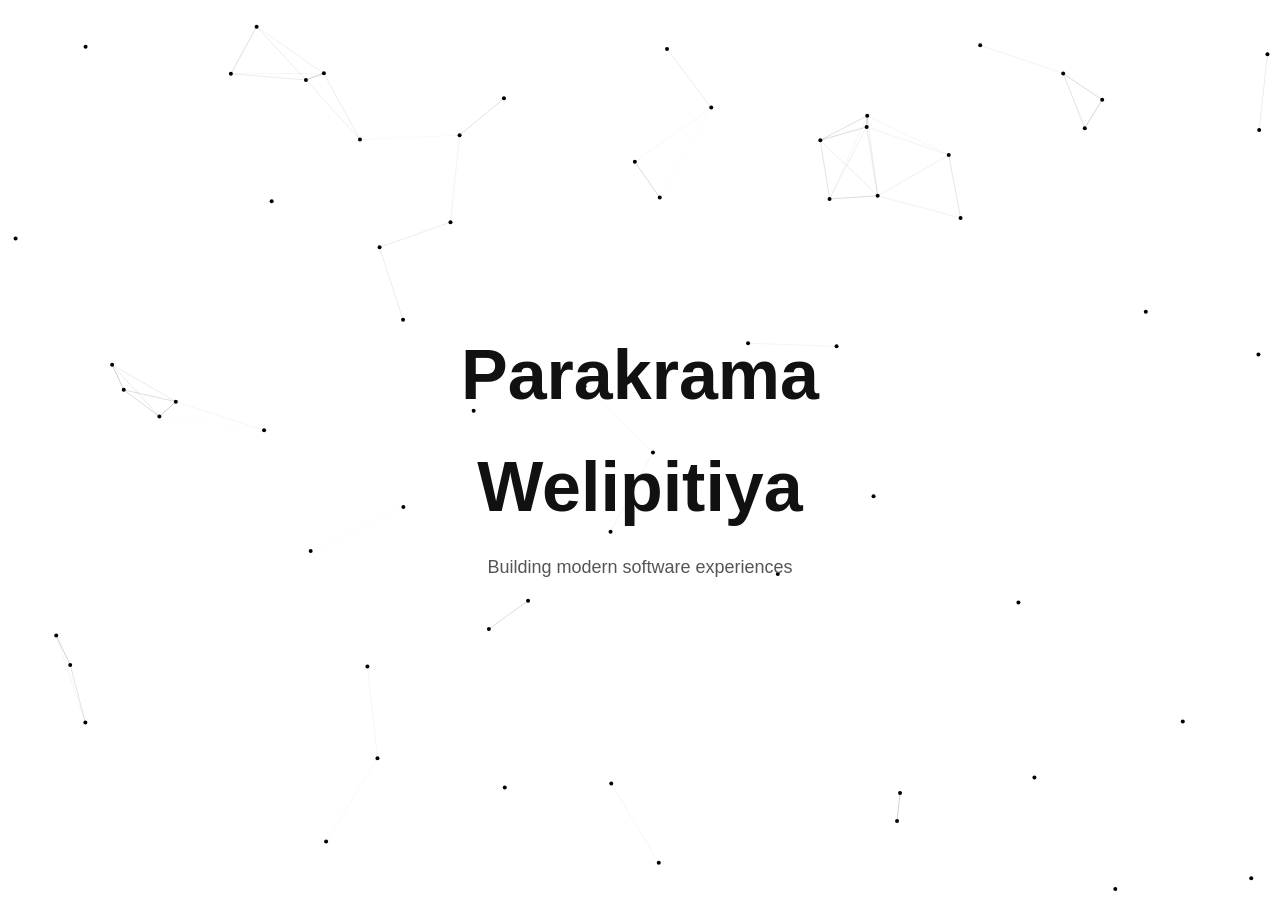
<file: index.html>
<!DOCTYPE html>
<html lang="en">
<head>
  <meta charset="UTF-8">
  <meta name="viewport" content="width=device-width, initial-scale=1.0">
  <title>Loading | Parakrama Welipitiya</title>
  <link rel="icon" type="image/png" href="images/favicon.png?v=2">
  <link rel="stylesheet" href="css/global.css">
</head>
<body>

<canvas id="networkCanvas"></canvas>

<div class="splash-content">
  <h1>Parakrama Welipitiya</h1>
  <p>Building modern software experiences</p>
</div>

<script src="js/script.js"></script>
<script>
  setTimeout(() => {
    window.location.href = "home.html";
  }, 2500);
</script>

</body>
</html>
</file>
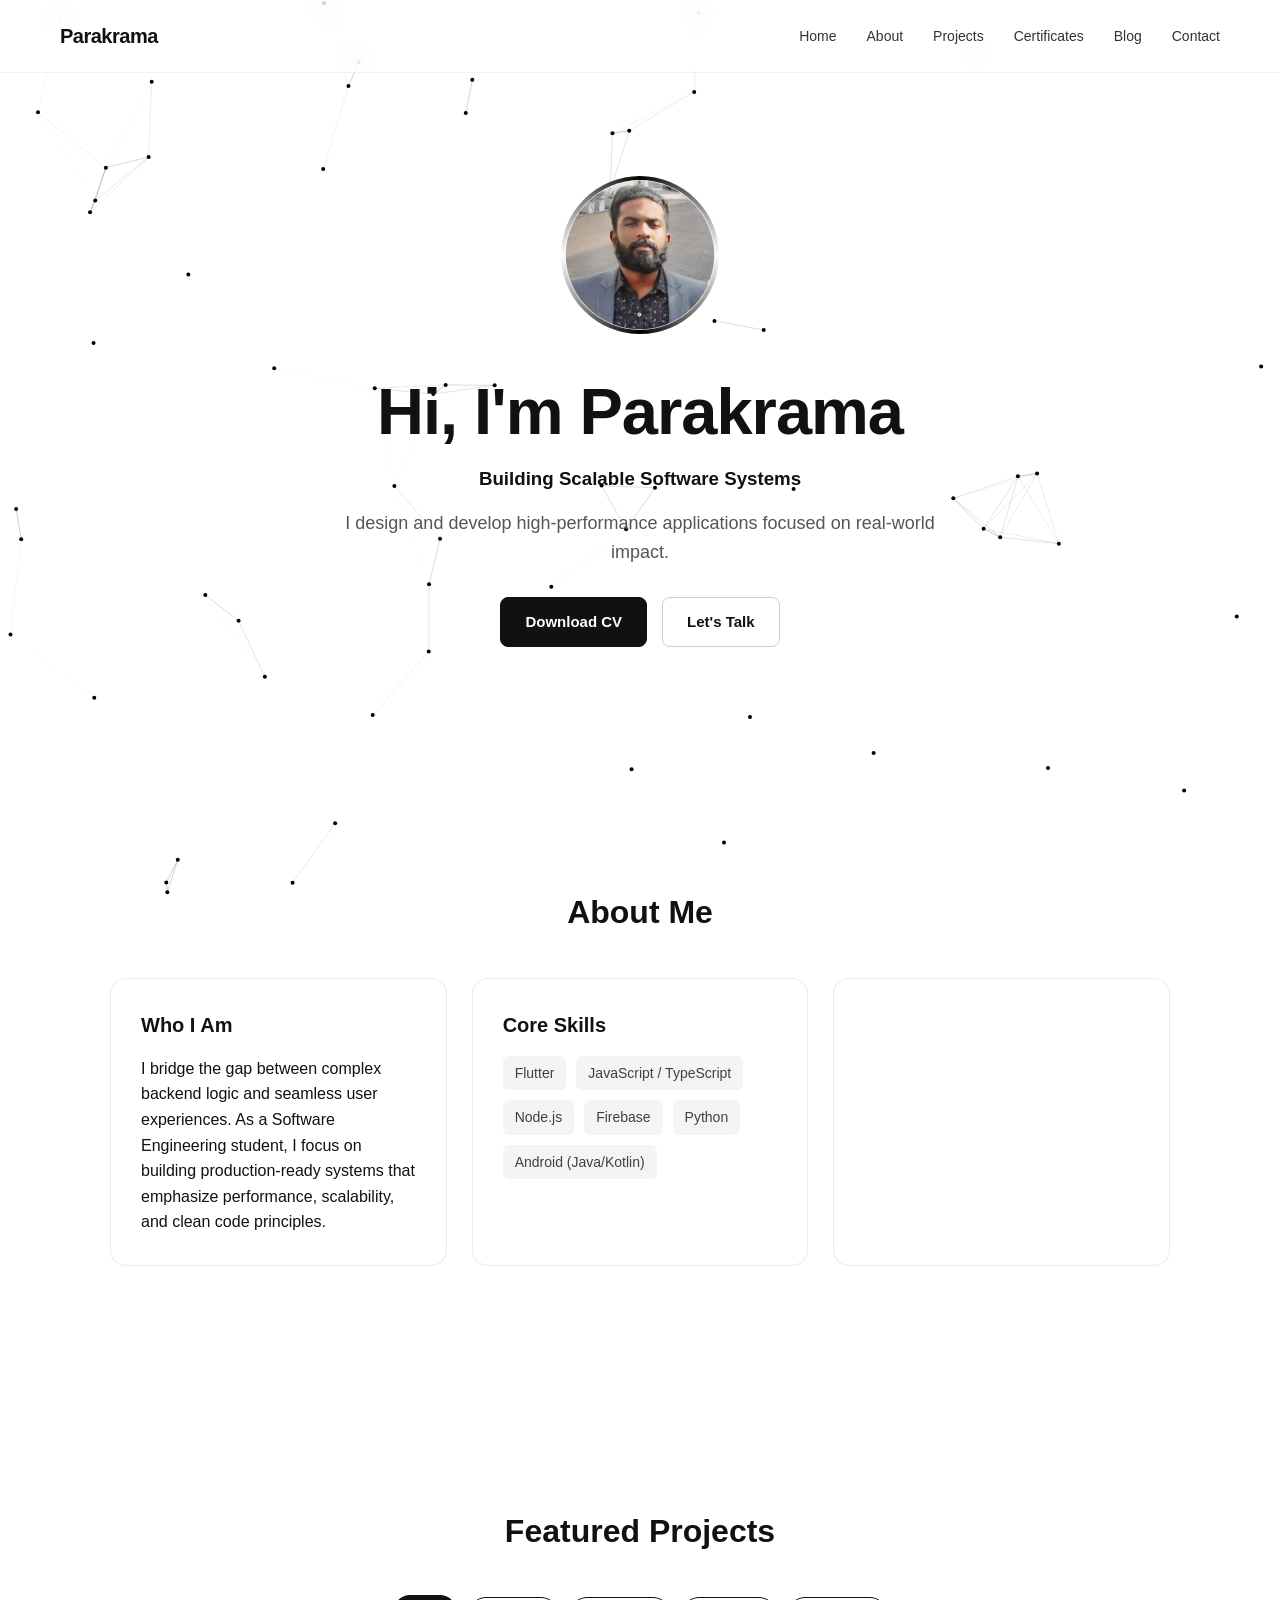
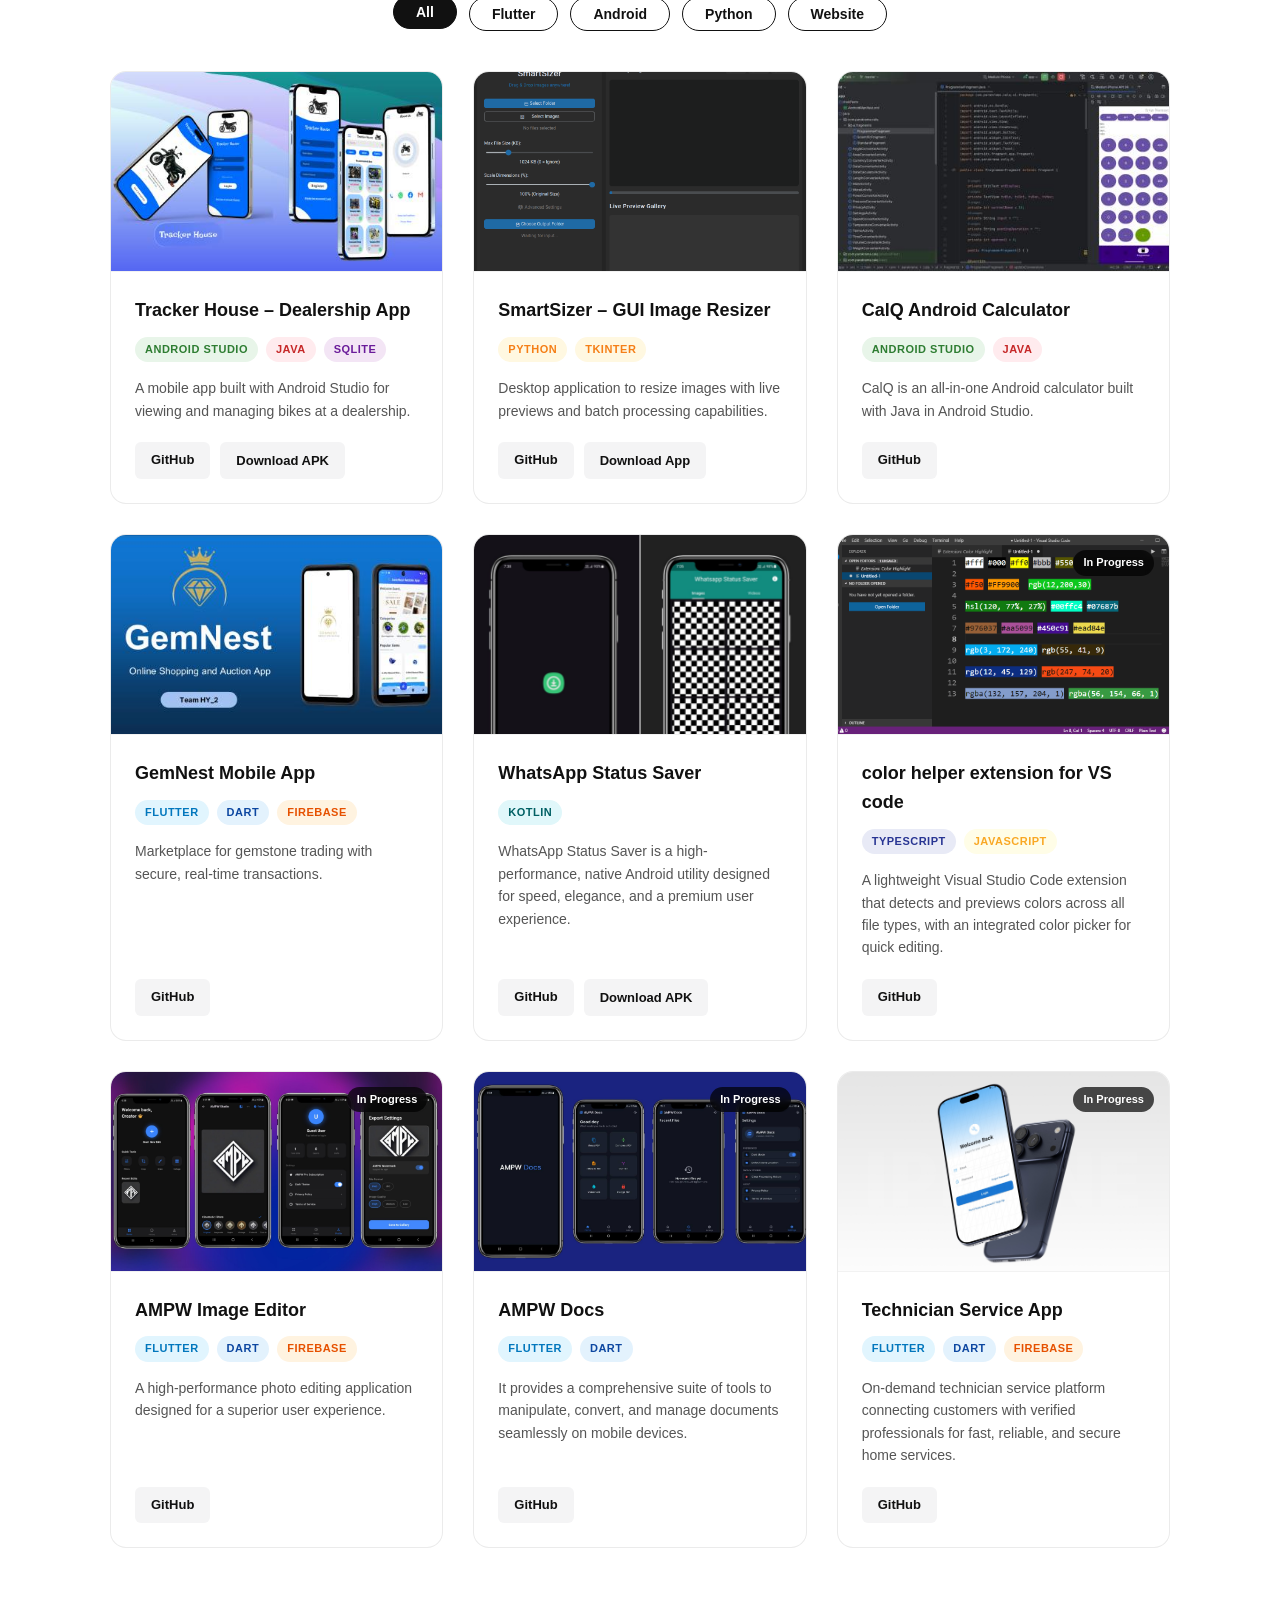
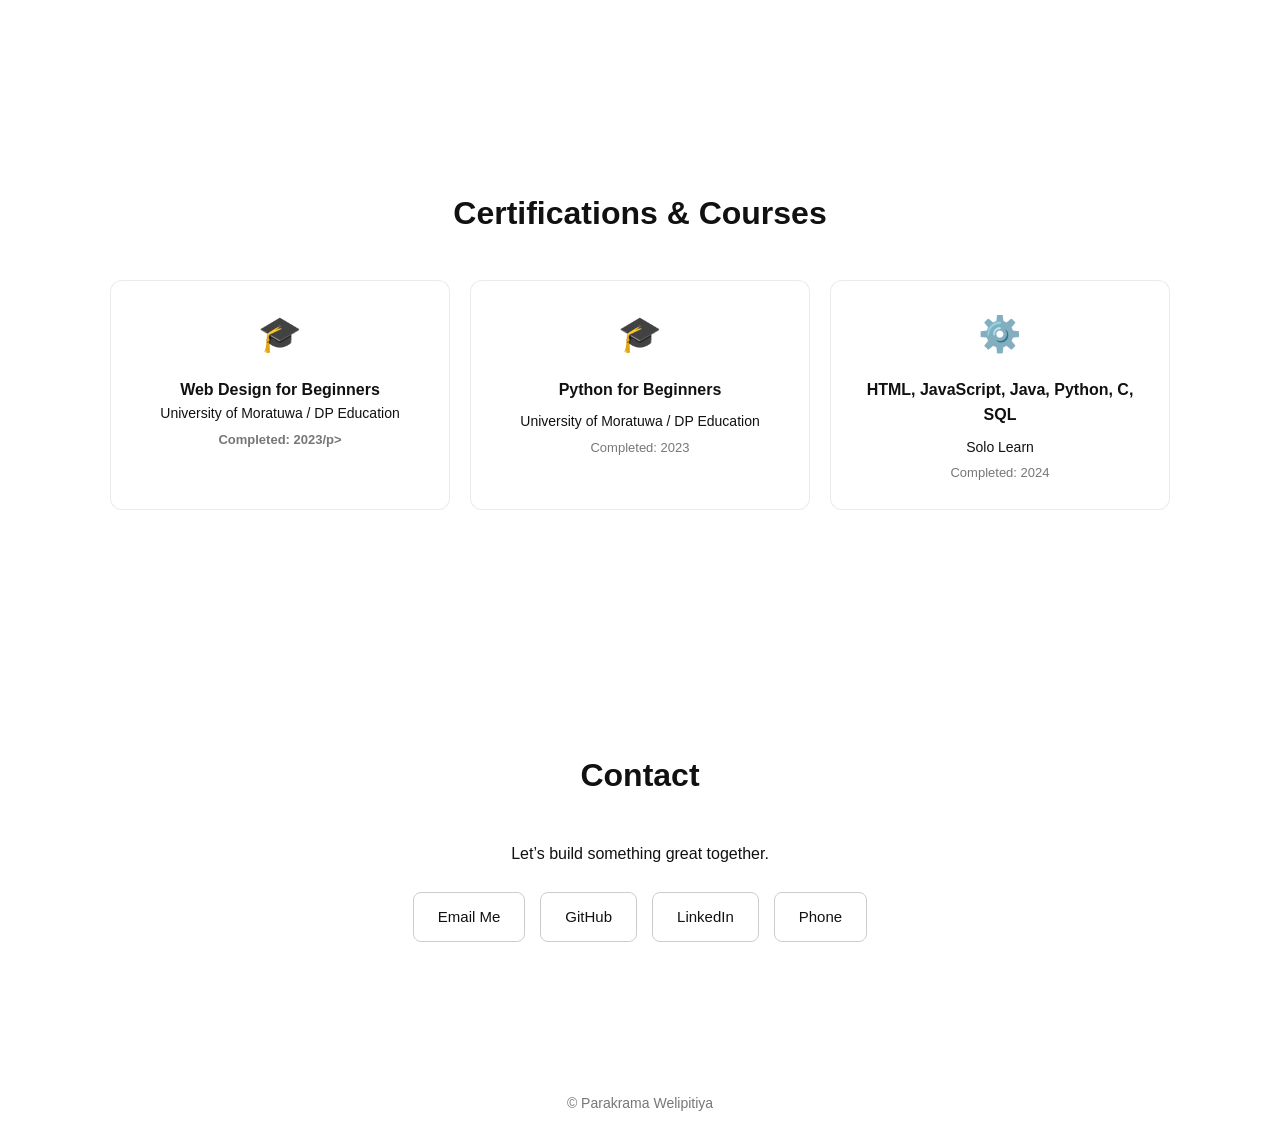
<file: home.html>
<!DOCTYPE html>
<html lang="en">
<head>
  <meta charset="UTF-8">
  <meta name="viewport" content="width=device-width, initial-scale=1.0">
  <title>Parakrama Welipitiya | Software Engineer</title>
  <link rel="icon" type="image/png" href="images/favicon.png?v=2">
  
  <link rel="stylesheet" href="css/global.css">
  <link rel="stylesheet" href="css/projects.css">
  <link rel="stylesheet" href="css/certifications.css">
</head>
<body>

<canvas id="networkCanvas"></canvas>

<nav class="navbar">
  <div class="logo">Parakrama</div>
  
  <div class="hamburger" id="hamburger">
    <span class="bar"></span>
    <span class="bar"></span>
    <span class="bar"></span>
  </div>

  <ul id="nav-menu">
    <li><a href="#home" class="nav-link">Home</a></li>
    <li><a href="#about" class="nav-link">About</a></li>
    <li><a href="#projects" class="nav-link">Projects</a></li>
    <li><a href="#certifications" class="nav-link">Certificates</a></li>
    <li><a href="https://parakramawelipitiya.blogspot.com/" target="_blank" class="nav-link">Blog</a></li>
    <li><a href="#contact" class="nav-link">Contact</a></li>
  </ul>
</nav>

<section id="home" class="section hero">
  <div class="profile-container">
    <img src="images/profileimage.jpg" class="profile-img" alt="Parakrama Welipitiya">
  </div>
  <h1>Hi, I'm Parakrama</h1>
  <h3>Building Scalable Software Systems</h3>
  <p>I design and develop high-performance applications focused on real-world impact.</p>
  
  <div class="hero-actions">
    <a href="Docs/Parakrama_Welipitiya_CV.pdf" download class="btn-primary">Download CV</a>
    <a href="#contact" class="btn-secondary">Let's Talk</a>
  </div>
</section>

<section id="about" class="section">
  <h2>About Me</h2>
  <div class="about-grid">
    <div class="about-card">
      <h3>Who I Am</h3>
      <p>I bridge the gap between complex backend logic and seamless user experiences. As a Software Engineering student, I focus on building production-ready systems that emphasize performance, scalability, and clean code principles.</p>
    </div>
    <div class="about-card">
      <h3>Core Skills</h3>
      <div class="skills-list">
        <span>Flutter</span>
        <span>JavaScript / TypeScript</span>
        <span>Node.js</span>
        <span>Firebase</span>
        <span>Python</span>
        <span>Android (Java/Kotlin)</span>
      </div>
    </div>

    <div class="about-card github-card">
      <div class="badge-base LI-profile-badge" data-locale="en_US" data-size="large" data-theme="light" data-type="VERTICAL" data-vanity="parakrama-welipitiya-8b8553344" data-version="v1"><a class="badge-base__link LI-simple-link" href="https://lk.linkedin.com/in/parakrama-welipitiya-8b8553344?trk=profile-badge"> </a></div>
              
    </div>
    
  </div>
</section>

<section id="projects" class="section">
  <h2>Featured Projects</h2>
  
  <div class="project-filters">
    <button class="filter-btn active" data-filter="all">All</button>
    <button class="filter-btn" data-filter="flutter">Flutter</button>
    <button class="filter-btn" data-filter="android">Android</button>
    <button class="filter-btn" data-filter="python">Python</button>
    <button class="filter-btn" data-filter="website">Website</button>
  </div>

  <div class="projects-grid">

    <div class="card" data-category="android">
      <div class="card-img-wrapper">
        <img src="images/trackerhouse.jpg" alt="Tracker House">
      </div>
      <div class="card-content">
        <h3>Tracker House – Dealership App</h3>
        <div class="tech-tags">
          <span class="tag android">Android Studio</span>
          <span class="tag java">Java</span>
          <span class="tag db">SQLite</span>
        </div>
        <p class="desc">A mobile app built with Android Studio for viewing and managing bikes at a dealership.</p>
        <div class="card-actions">
          <a href="https://github.com/ParakramaWelipitiya/Tracker-House.git" target="_blank">GitHub</a>
          <button class="card-actions-btn download-apk-btn" data-link="https://github.com/ParakramaWelipitiya/Tracker-House/releases/download/v1.0/Tracker.House_v1.0_release.apk" data-name="Tracker House App">Download APK</button>
        </div>
      </div>
    </div>

    <div class="card" data-category="python">
      <div class="card-img-wrapper">
        <img src="images/smartsizer.png" alt="SmartSizer">
      </div>
      <div class="card-content">
        <h3>SmartSizer – GUI Image Resizer</h3>
        <div class="tech-tags">
          <span class="tag python">Python</span>
          <span class="tag python">Tkinter</span>
        </div>
        <p class="desc">Desktop application to resize images with live previews and batch processing capabilities.</p>
        <div class="card-actions">
          <a href="https://github.com/ParakramaWelipitiya/SmartSizer.git" target="_blank">GitHub</a>
          <button class="card-actions-btn download-apk-btn" data-link="https://github.com/ParakramaWelipitiya/SmartSizer/releases/download/v2.0.0/SmartSizer_Setup.exe" data-name="SmartSizer Setup">Download App</button>
        </div>
      </div>
    </div>

    <div class="card" data-category="android">
      <div class="card-img-wrapper">
        <img src="images/calqcalculator.jpg" alt="CalQ Android Calculator">
      </div>
      <div class="card-content">
        <h3>CalQ Android Calculator</h3>
        <div class="tech-tags">
          <span class="tag android">Android Studio</span>
          <span class="tag java">Java</span>
        </div>
        <p class="desc">CalQ is an all-in-one Android calculator built with Java in Android Studio.</p>
        <div class="card-actions">
          <a href="https://github.com/ParakramaWelipitiya/CalQ-Android-Calculator.git" target="_blank">GitHub</a>
        </div>
      </div>
    </div>

    <div class="card" data-category="flutter">
      <div class="card-img-wrapper">
        <img src="images/gemnest.jpg" alt="GemNest">
      </div>
      <div class="card-content">
        <h3>GemNest Mobile App</h3>
        <div class="tech-tags">
          <span class="tag flutter">Flutter</span>
          <span class="tag dart">Dart</span>
          <span class="tag firebase">Firebase</span>
        </div>
        <p class="desc">Marketplace for gemstone trading with secure, real-time transactions.</p>
        <div class="card-actions">
          <a href="https://github.com/EEY4189-HY2-GemNest/Gem-Nest-Mobile-App.git" target="_blank">GitHub</a>
          <!--<button class="card-actions-btn download-apk-btn" data-link="https://github.com/EEY4189-HY2-GemNest/Gem-Nest-Mobile-App/releases/download/v1.0/GemNest_v1.0_release.apk">Download APK</button> -->
        </div>
      </div>
    </div>

    <div class="card" data-category="android">
      <div class="card-img-wrapper">
        <img src="images/whatsAppstatussaver.png" alt="WhatsApp Status Saver">
      </div>
      <div class="card-content">
        <h3>WhatsApp Status Saver</h3>
        <div class="tech-tags">
          <span class="tag kotlin">Kotlin</span>
        </div>
        <p class="desc">WhatsApp Status Saver is a high-performance, native Android utility designed for speed, elegance, and a premium user experience.</p>
        <div class="card-actions">
          <a href="https://github.com/ParakramaWelipitiya/WhatsApp_Status_Saver.git" target="_blank">GitHub</a>
          <button class="card-actions-btn download-apk-btn" data-link="https://github.com/ParakramaWelipitiya/WhatsApp_Status_Saver/releases/download/v1.0/WA.Status.Saver.apk" data-name="WhatsApp Status Saver">Download APK</button>
        </div>
      </div>
    </div>

    <div class="card" data-category="">
      <div class="card-img-wrapper">
        <img src="images/color helper extension.png" alt="color helper extension for VS code">
      </div>
      <div class="card-content">
        <div class="status-badge">In Progress</div>
        <h3>color helper extension for VS code</h3>
        <div class="tech-tags">
          <span class="tag typescript">TypeScript</span>
          <span class="tag javascript">JavaScript</span>
        </div>
        <p class="desc">A lightweight Visual Studio Code extension that detects and previews colors across all file types, with an integrated color picker for quick editing.</p>
        <div class="card-actions">
          <a href="https://github.com/ParakramaWelipitiya/color-helper-extension.git" target="_blank">GitHub</a>
          <!-- <button class="card-actions-btn download-apk-btn" data-link="PASTE_YOUR_COPIED_LINK_HERE">Download APK</button> -->
        </div>
      </div> 
    </div>

    <div class="card" data-category="flutter">
      <div class="card-img-wrapper">
        <img src="images/ampwimageeditor.jpg" alt="AMPW Image Editor">
      </div>
      <div class="card-content">
        <div class="status-badge">In Progress</div>
        <h3>AMPW Image Editor</h3>
        <div class="tech-tags">
          <span class="tag flutter">Flutter</span>
          <span class="tag dart">Dart</span>
          <span class="tag firebase">Firebase</span>
        </div>
        <p class="desc">A high-performance photo editing application designed for a superior user experience.</p>
        <div class="card-actions">
          <a href="https://github.com/ParakramaWelipitiya/AMPW_Image_Editor.git" target="_blank">GitHub</a>
          <!-- <button class="card-actions-btn download-apk-btn" data-link="PASTE_YOUR_COPIED_LINK_HERE">Download APK</button> -->
        </div>
      </div> 
    </div>

    <div class="card" data-category="flutter">
      <div class="card-img-wrapper">
        <img src="images/ampwdocs.jpg" alt="AMPW Docs">
      </div>
      <div class="card-content">
        <div class="status-badge">In Progress</div>
        <h3>AMPW Docs</h3>
        <div class="tech-tags">
          <span class="tag flutter">Flutter</span>
          <span class="tag dart">Dart</span>
        </div>
        <p class="desc">It provides a comprehensive suite of tools to manipulate, convert, and manage documents seamlessly on mobile devices.</p>
        <div class="card-actions">
          <a href="https://github.com/ParakramaWelipitiya/ampw-docs.git" target="_blank">GitHub</a>
          <!-- <button class="card-actions-btn download-apk-btn" data-link="PASTE_YOUR_COPIED_LINK_HERE">Download APK</button> -->
        </div>
      </div>
    </div>

    <div class="card" data-category="flutter">
      <div class="card-img-wrapper">
        <img src="images/technicianserviceapp.jpg" alt="Technician Service App">
      </div>
      <div class="card-content"> 
        <div class="status-badge">In Progress</div>
        <h3>Technician Service App</h3>
        <div class="tech-tags">
          <span class="tag flutter">Flutter</span>
          <span class="tag dart">Dart</span>
          <span class="tag firebase">Firebase</span>
        </div>
        <p class="desc">On-demand technician service platform connecting customers with verified professionals for fast, reliable, and secure home services.</p>
        <div class="card-actions">
          <a href="https://github.com/ParakramaWelipitiya/technician_service_app.git" target="_blank">GitHub</a>
        </div>
      </div>
    </div>
  </div>
</section>

<section id="certifications" class="section">
  <h2>Certifications & Courses</h2>
  <div class="cert-grid">
    
    <div class="cert-card">
      <div class="cert-icon">🎓</div>
      <h3>Web Design for Beginners
      <p class="cert-issuer">University of Moratuwa / DP Education</p>
      <p class="cert-date">Completed: 2023/p>
    </div>
    <div class="cert-card">
      <div class="cert-icon">🎓</div>
      <h3>Python for Beginners</h3>
      <p class="cert-issuer">University of Moratuwa / DP Education</p>
      <p class="cert-date">Completed: 2023</p>
    </div>
    <div class="cert-card">
      <div class="cert-icon">⚙️</div>
      <h3>HTML, JavaScript, Java, Python, C, SQL</h3>
      <p class="cert-issuer">Solo Learn</p>
      <p class="cert-date">Completed: 2024</p>
    </div>

  </div>
</section>

<section id="contact" class="section">
  <h2>Contact</h2>
  <p>Let’s build something great together.</p>
  <div class="contact-links">
    <a href="mailto:parakramawelipitiya00@gmail.com?subject=Hello&body=Write your message here">Email Me</a>
    <a href="https://github.com/ParakramaWelipitiya" target="_blank">GitHub</a>
    <a href="https://www.linkedin.com/in/parakrama-welipitiya-8b8553344/" target="_blank">LinkedIn</a>
    <a href="tel:+94754357288">Phone</a>
  </div>
</section>

<footer class="footer">
  <p>© Parakrama Welipitiya</p>
</footer>

<div class="modal-overlay" id="downloadModal">
  <div class="modal-box">
    <h3 id="modalTitle">Download App</h3>
    <p id="modalDesc">Do you want to download this file to your device now?</p>
    <div class="modal-actions">
      <button class="btn-secondary" id="cancelDownload">Cancel</button>
      <button class="btn-primary" id="confirmDownload">Download Now</button>
    </div>
  </div>
</div>

<script src="js/script.js"></script>
<script src="js/navigation.js"></script>
<script src="js/filters.js"></script> 
<script src="https://platform.linkedin.com/badges/js/profile.js" async defer type="text/javascript"></script>

</body>
</html>
</file>
<file: css/global.css>
* {
  margin: 0;
  padding: 0;
  box-sizing: border-box;
}

body {
  font-family: -apple-system, BlinkMacSystemFont, "Segoe UI", sans-serif;
  background: #ffffff;
  color: #111;
  overflow-x: hidden;
  line-height: 1.6;
}

.splash-content {
  position: fixed;
  top: 50%;
  left: 50%;
  transform: translate(-50%, -50%);
  text-align: center;
  z-index: 10;
}

.splash-content h1 {
  font-size: clamp(40px, 6vw, 70px);
  font-weight: 600;
  color: #111;
}

.splash-content p {
  margin-top: 10px;
  font-size: 18px;
  color: #555;
}

#networkCanvas {
  position: fixed;
  top: 0;
  left: 0;
  width: 100%;
  height: 100%;
  z-index: -1;
}

.section {
  padding: 120px 20px;
  max-width: 1100px;
  margin: auto;
}

.section h2 {
  font-size: 32px;
  margin-bottom: 40px;
  text-align: center;
}

.navbar {
  position: fixed;
  top: 0;
  left: 50%;
  transform: translateX(-50%);
  width: 100%;
  padding: 20px 60px;
  display: flex;
  justify-content: space-between;
  align-items: center;
  background: rgba(255, 255, 255, 0.6); 
  backdrop-filter: blur(12px);
  z-index: 100;
  border-bottom: 1px solid rgba(0,0,0,0.05);
  transition: all 0.4s cubic-bezier(0.25, 1, 0.5, 1);
}

.navbar.scrolled {
  top: 20px;
  width: 90%;
  max-width: 1100px;
  padding: 12px 40px;
  border-radius: 50px;
  background: rgba(255, 255, 255, 0.7);
  box-shadow: 0 15px 40px rgba(0, 0, 0, 0.08);
  border-bottom: none;
  backdrop-filter: blur(12px);
}

@media (max-width: 768px) {
  .navbar { padding: 15px 25px; }
  .navbar.scrolled { width: 95%; top: 10px; padding: 12px 25px; }
}

.logo {
  font-weight: 700;
  font-size: 20px;
  letter-spacing: -0.5px;
}

.navbar ul {
  display: flex;
  gap: 30px;
  list-style: none;
}

.navbar a {
  text-decoration: none;
  color: #333;
  font-size: 14px;
  font-weight: 500;
  transition: color 0.3s;
}

.navbar a:hover {
  color: #000;
}

.hero {
  text-align: center;
  padding-top: 180px;
}

.hero h1 {
  font-size: clamp(40px, 6vw, 65px);
  font-weight: 700;
  letter-spacing: -1px;
}

.hero p {
  margin-top: 15px;
  color: #555;
  font-size: 18px;
  max-width: 600px;
  margin-inline: auto;
}

.hero-actions {
  margin-top: 30px;
  display: flex;
  justify-content: center;
  gap: 15px;
}

.btn-primary, .btn-secondary {
  padding: 12px 24px;
  border-radius: 8px;
  text-decoration: none;
  font-weight: 600;
  font-size: 15px;
  transition: all 0.3s ease;
}

.btn-primary {
  background: #111;
  color: #fff;
  border: 1px solid #111;
}

.btn-primary:hover {
  background: #333;
  transform: translateY(-2px);
}

.btn-secondary {
  background: transparent;
  color: #111;
  border: 1px solid #ccc;
}

.btn-secondary:hover {
  border-color: #111;
  background: rgba(0,0,0,0.03);
}

.profile-container {
  width: 150px;
  height: 150px;
  margin: 0 auto 30px;
  position: relative;
  display: flex;
  align-items: center;
  justify-content: center;
}

.profile-container::before {
  content: "";
  position: absolute;
  inset: -4px;
  border-radius: 50%;
  background: conic-gradient(#000, #fff, #000, #fff, #000);
  animation: spin 4s linear infinite;
  z-index: 0;
}

.profile-container::after {
  content: "";
  position: absolute;
  inset: 3px;
  border-radius: 50%;
  background: white;
  z-index: 1;
}

.profile-img {
  width: 100%;
  height: 100%;
  border-radius: 50%;
  object-fit: cover;
  position: relative;
  z-index: 2;
}

@keyframes spin { to { transform: rotate(360deg); } }


.about-grid {
  display: grid;
  grid-template-columns: repeat(auto-fit, minmax(300px, 1fr));
  gap: 25px;
}

.about-card {
  padding: 30px;
  border-radius: 16px;
  border: 1px solid rgba(0,0,0,0.08);
  background: rgba(255, 255, 255, 0.6);
  backdrop-filter: blur(10px);
}

.about-card h3 {
  margin-bottom: 15px;
  font-size: 20px;
}

.skills-list {
  display: flex;
  flex-wrap: wrap;
  gap: 10px;
}

.skills-list span {
  background: #f4f4f5;
  padding: 6px 12px;
  border-radius: 6px;
  font-size: 14px;
  font-weight: 500;
  color: #3f3f46;
}


#contact { text-align: center; }
.contact-links {
  display: flex;
  justify-content: center;
  flex-wrap: wrap;
  gap: 15px;
  margin-top: 25px;
}
.contact-links a {
  border: 1px solid #ccc;
  padding: 12px 24px;
  border-radius: 8px;
  text-decoration: none;
  font-size: 15px;
  font-weight: 500;
  color: #111;
  transition: 0.3s;
}
.contact-links a:hover { background: #111; color: #fff; border-color: #111; }
.footer { text-align: center; padding: 30px; color: #777; font-size: 14px; }


.hamburger {
  display: none;
  cursor: pointer;
  flex-direction: column;
  gap: 6px;
  z-index: 101;
}

.hamburger .bar {
  width: 26px;
  height: 2px;
  background-color: #111;
  transition: all 0.3s ease-in-out;
  border-radius: 2px;
}

@media (max-width: 768px) {
  .navbar {
    padding: 15px 25px;
  }

  .hamburger {
    display: flex;
  }

  .navbar ul {
    position: fixed;
    left: -100%;
    top: 0;
    flex-direction: column;
    background-color: rgba(255, 255, 255, 0.98);
    backdrop-filter: blur(15px);
    width: 100%;
    height: 100vh;
    text-align: center;
    transition: left 0.4s ease-in-out;
    justify-content: center;
    gap: 40px;
    z-index: 100;
  }

  .navbar ul.active {
    left: 0;
  }

  .navbar a {
    font-size: 22px;
    font-weight: 600;
  }

  .hamburger.active .bar:nth-child(2) {
    opacity: 0;
  }
  .hamburger.active .bar:nth-child(1) {
    transform: translateY(8px) rotate(45deg);
  }
  .hamburger.active .bar:nth-child(3) {
    transform: translateY(-8px) rotate(-45deg);
  }
}

#github-stats-img {
  width: 100%;
  max-width: 400px;
  margin-top: 15px;
  display: block;
}

/* --- CUSTOM POPUP MODAL --- */
.modal-overlay {
  position: fixed;
  top: 0; left: 0; width: 100%; height: 100%;
  background: rgba(0, 0, 0, 0.4);
  backdrop-filter: blur(6px);
  display: flex;
  align-items: center;
  justify-content: center;
  z-index: 1000;
  opacity: 0;
  visibility: hidden;
  transition: all 0.3s ease;
}

.modal-overlay.active {
  opacity: 1;
  visibility: visible;
}

.modal-box {
  background: #fff;
  padding: 35px;
  border-radius: 16px;
  text-align: center;
  max-width: 400px;
  width: 90%;
  box-shadow: 0 25px 50px rgba(0,0,0,0.15);
  transform: translateY(20px) scale(0.95);
  transition: all 0.3s ease;
}

.modal-overlay.active .modal-box {
  transform: translateY(0) scale(1);
}

.modal-box h3 { margin-bottom: 12px; font-size: 22px; }
.modal-box p { color: #555; margin-bottom: 30px; font-size: 15px; line-height: 1.5; }
.modal-actions { display: flex; gap: 15px; justify-content: center; }

/* Match the button style in the card */
.card-actions-btn {
  padding: 8px 16px;
  background: #f4f4f5;
  color: #111;
  border: none;
  font-size: 13px;
  font-weight: 600;
  border-radius: 6px;
  cursor: pointer;
  transition: all 0.2s;
}
.card-actions-btn:hover { background: #111; color: #fff; }
</file>
<file: css/projects.css>
.project-filters {
  display: flex;
  justify-content: center;
  flex-wrap: wrap;
  gap: 12px;
  margin-bottom: 40px;
}

.filter-btn {
  padding: 8px 22px;
  border: 1px solid #111;
  background: transparent;
  color: #111;
  border-radius: 30px;
  font-size: 14px;
  font-weight: 600;
  cursor: pointer;
  transition: all 0.3s ease;
}

.filter-btn:hover,
.filter-btn.active {
  background: #111;
  color: #fff;
  transform: translateY(-2px);
}

.projects-grid {
  display: grid;
  grid-template-columns: repeat(auto-fill, minmax(320px, 1fr));
  gap: 30px;
}

.card {
  display: flex;
  flex-direction: column;
  border-radius: 16px;
  border: 1px solid rgba(0,0,0,0.08);
  background: #fff;
  overflow: hidden;
  transition: transform 0.3s ease, box-shadow 0.3s ease;
  position: relative;
}

.card:hover {
  transform: translateY(-5px);
  box-shadow: 0 20px 40px rgba(0,0,0,0.08);
}

.card.hide {
  display: none;
}

.card.show {
  animation: scaleFadeIn 0.4s ease forwards;
}

@keyframes scaleFadeIn {
  from {
    opacity: 0;
    transform: scale(0.95) translateY(10px);
  }
  to {
    opacity: 1;
    transform: scale(1) translateY(0);
  }
}

.card-img-wrapper {
  width: 100%;
  height: 200px;
  overflow: hidden;
  border-bottom: 1px solid rgba(0,0,0,0.05);
}

.card-img-wrapper img {
  width: 100%;
  height: 100%;
  object-fit: cover;
  transition: transform 0.5s ease;
}

.card:hover .card-img-wrapper img {
  transform: scale(1.05);
}

.card-content {
  padding: 24px;
  display: flex;
  flex-direction: column;
  flex-grow: 1;
}

.card h3 {
  font-size: 18px;
  font-weight: 600;
  margin-bottom: 12px;
}

.desc {
  font-size: 14px;
  color: #555;
  margin-bottom: 20px;
  flex-grow: 1;
}

.tech-tags {
  display: flex;
  flex-wrap: wrap;
  gap: 8px;
  margin-bottom: 15px;
}

.tag {
  padding: 4px 10px;
  border-radius: 20px;
  font-size: 11px;
  font-weight: 600;
  letter-spacing: 0.5px;
  text-transform: uppercase;
}

.tag.flutter { background: #e1f5fe; color: #0277bd; }
.tag.firebase { background: #fff3e0; color: #e65100; }
.tag.android { background: #e8f5e9; color: #2e7d32; }
.tag.java { background: #ffebee; color: #c62828; }
.tag.python { background: #fff8e1; color: #f57f17; }
.tag.db { background: #f3e5f5; color: #6a1b9a; }
.tag.kotlin { background: #e0f7fa; color: #006064; }
.tag.dart { background: #e3f2fd; color: #0d47a1; }
.tag.typescript { background: #e8eaf6; color: #283593; }
.tag.javascript { background: #fffde7; color: #f9a825; }

.status-badge {
  position: absolute;
  top: 15px;
  right: 15px;
  background: rgba(0, 0, 0, 0.7);
  color: white;
  padding: 4px 10px;
  border-radius: 20px;
  font-size: 11px;
  font-weight: 600;
  backdrop-filter: blur(4px);
}

.card-actions {
  display: flex;
  gap: 10px;
}

.card-actions a {
  padding: 8px 16px;
  background: #f4f4f5;
  color: #111;
  text-decoration: none;
  font-size: 13px;
  font-weight: 600;
  border-radius: 6px;
  transition: all 0.2s;
}

.card-actions a:hover {
  background: #111;
  color: #fff;
}
</file>
<file: css/certifications.css>
.cert-grid {
  display: grid;
  grid-template-columns: repeat(auto-fit, minmax(280px, 1fr));
  gap: 20px;
}

.cert-card {
  padding: 25px;
  border-radius: 12px;
  border: 1px solid rgba(0,0,0,0.08);
  background: #fff;
  text-align: center;
  transition: transform 0.3s ease;
}

.cert-card:hover {
  transform: translateY(-3px);
  border-color: #ccc;
}

.cert-icon {
  font-size: 35px;
  margin-bottom: 15px;
}

.cert-card h3 {
  font-size: 16px;
  margin-bottom: 8px;
}

.cert-issuer {
  font-size: 14px;
  color: #111;
  font-weight: 500;
}

.cert-date {
  font-size: 13px;
  color: #777;
  margin-top: 5px;
}
</file>
